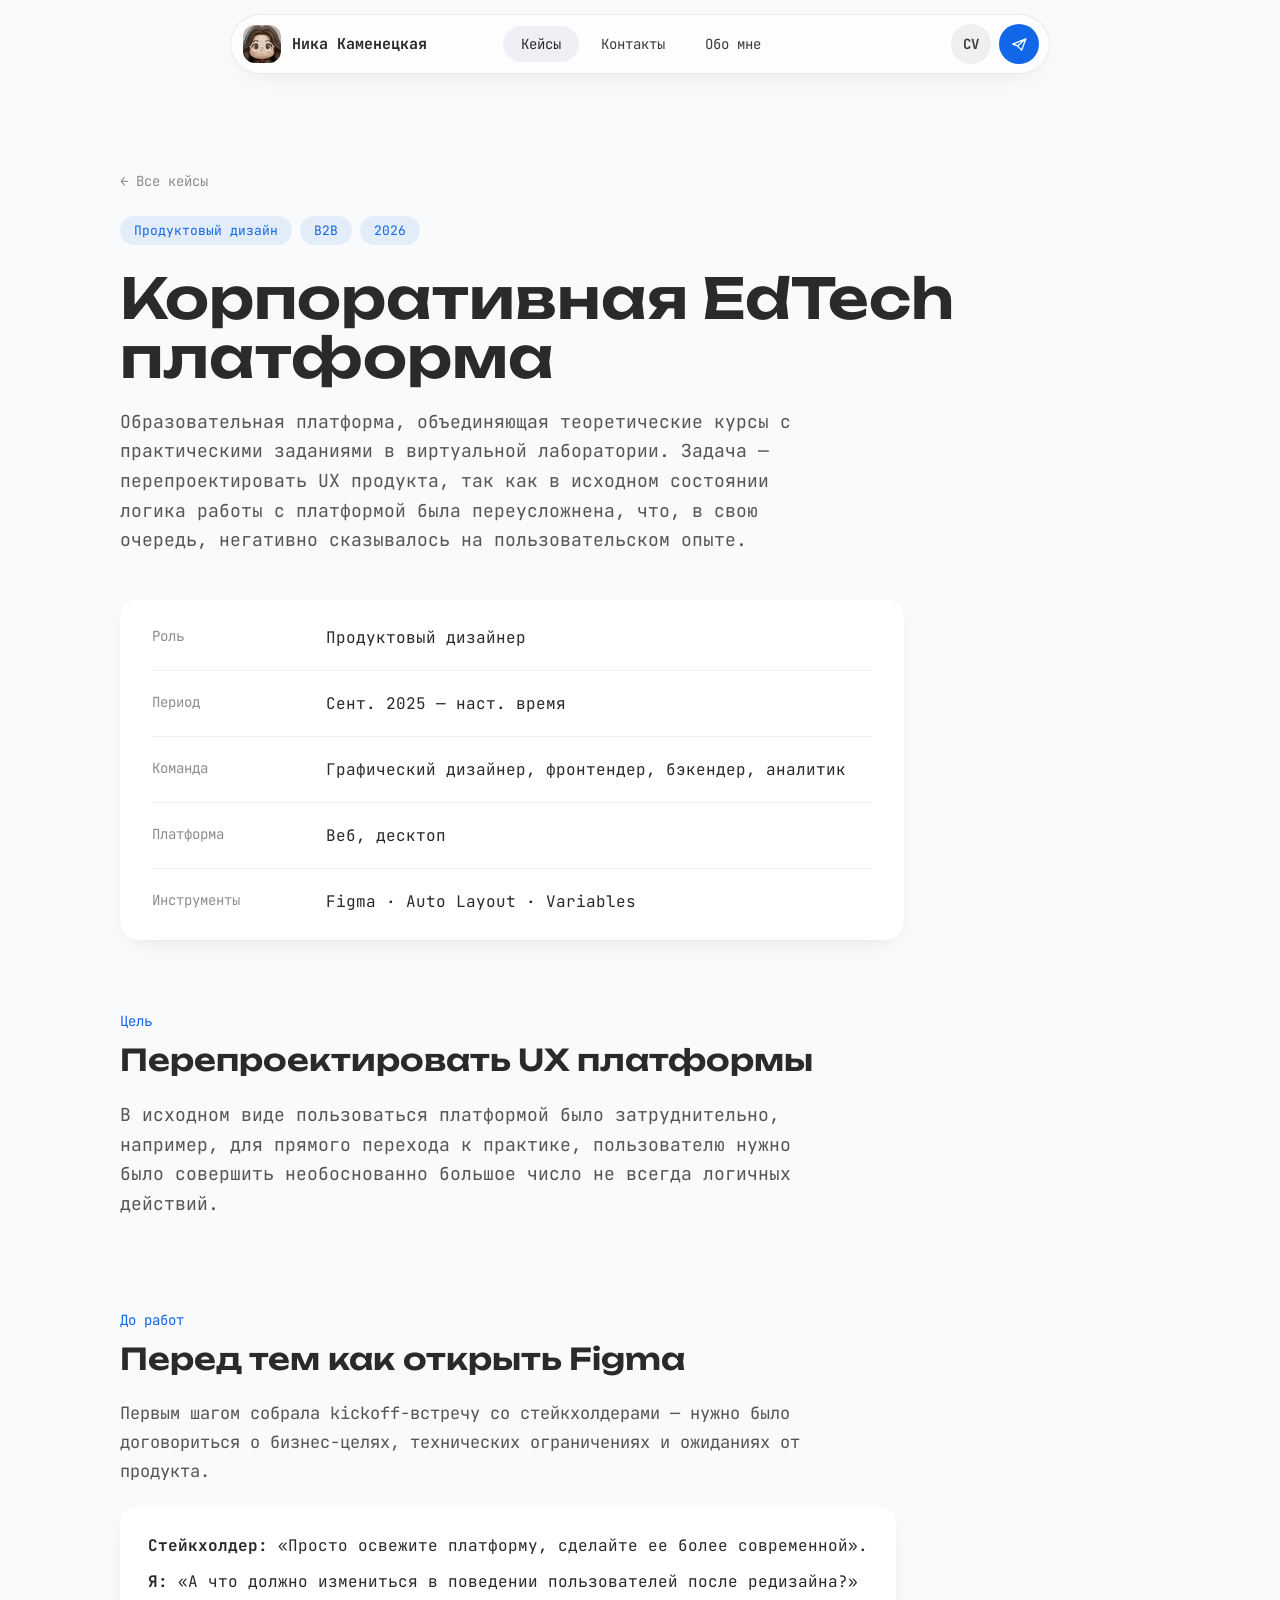
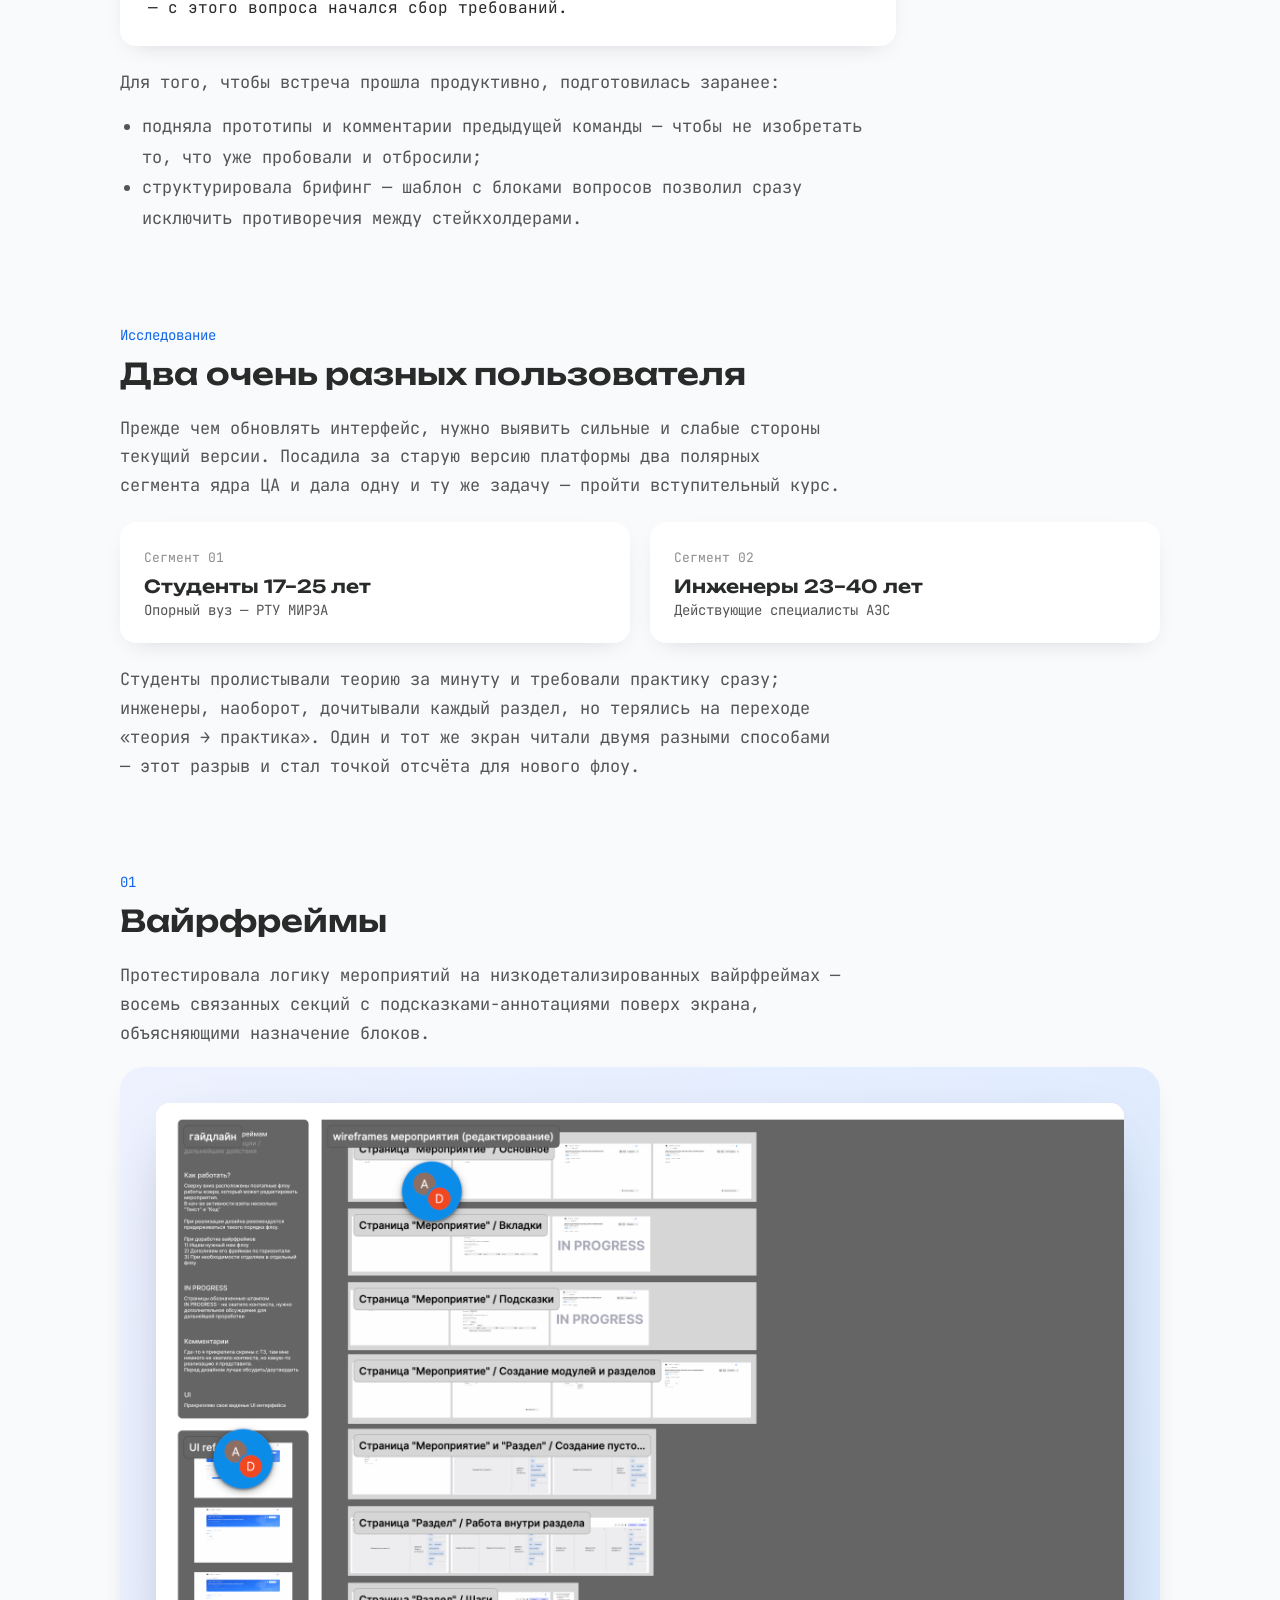
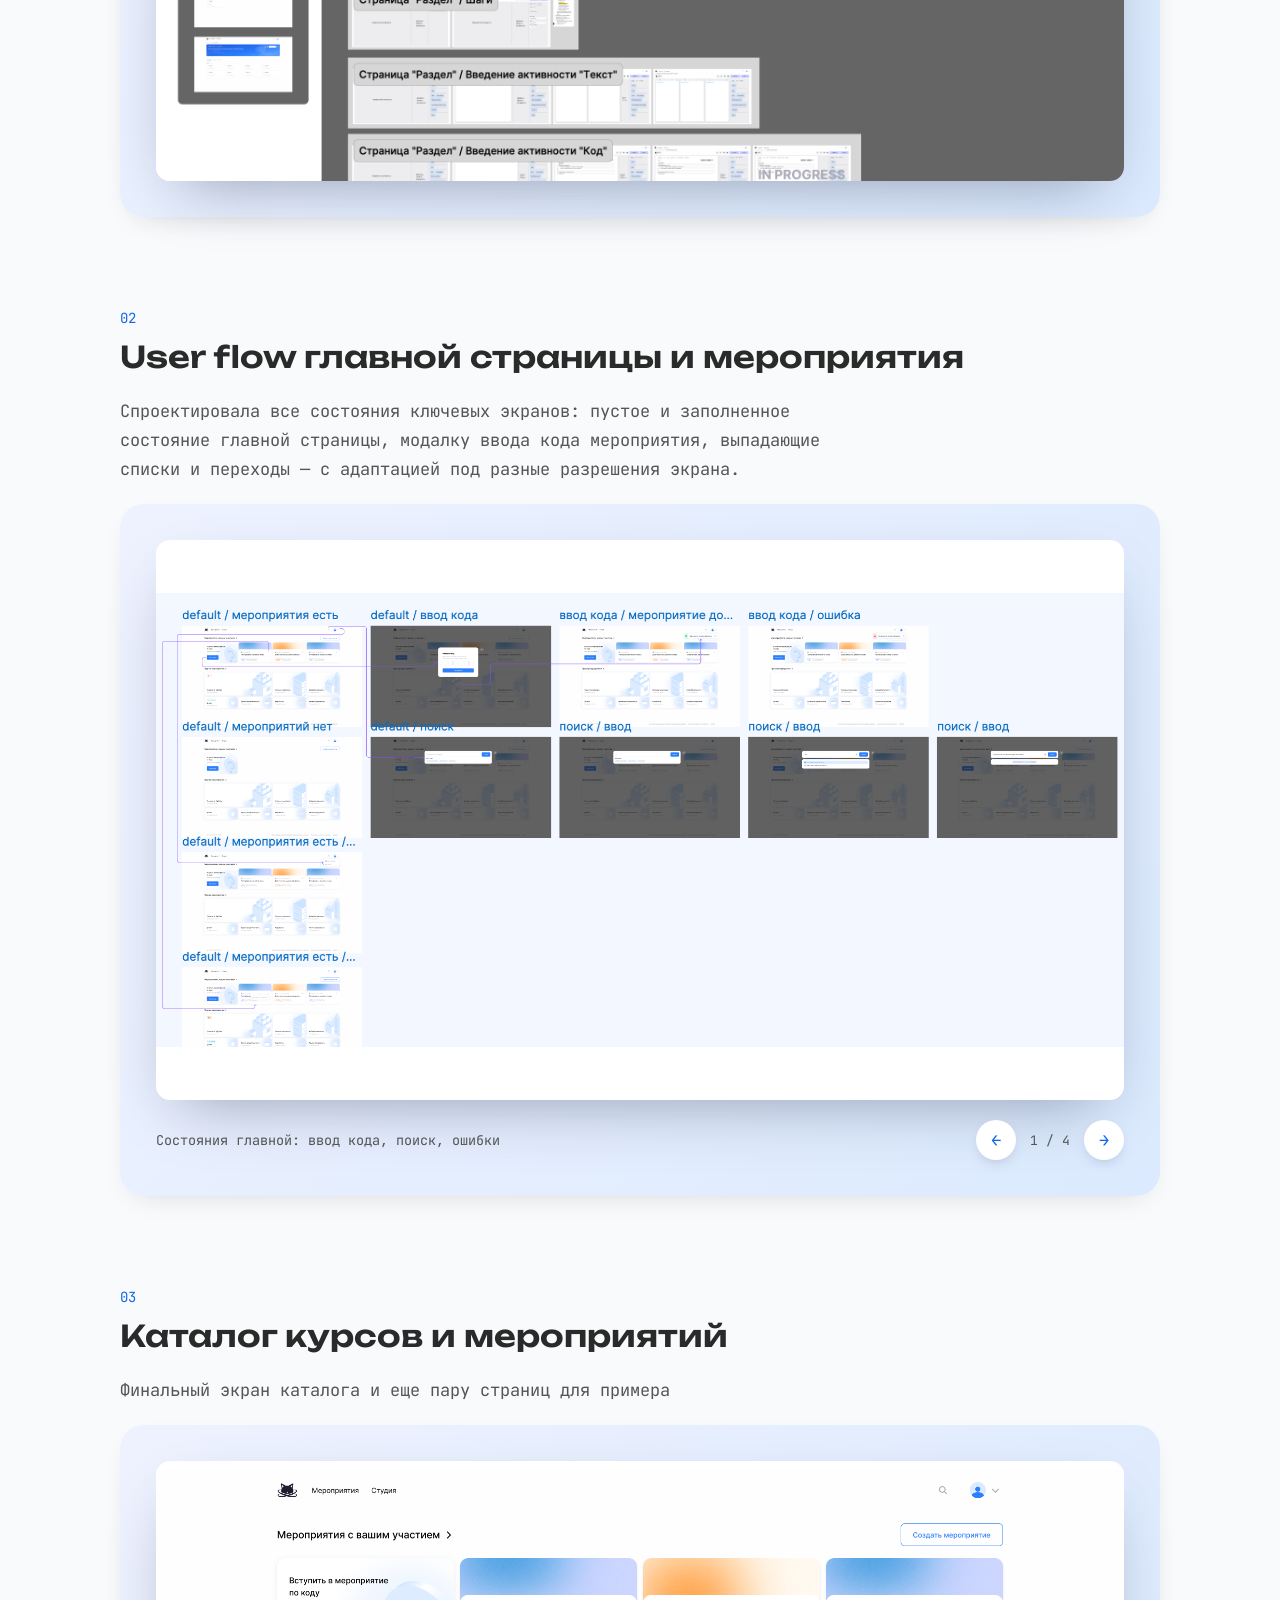
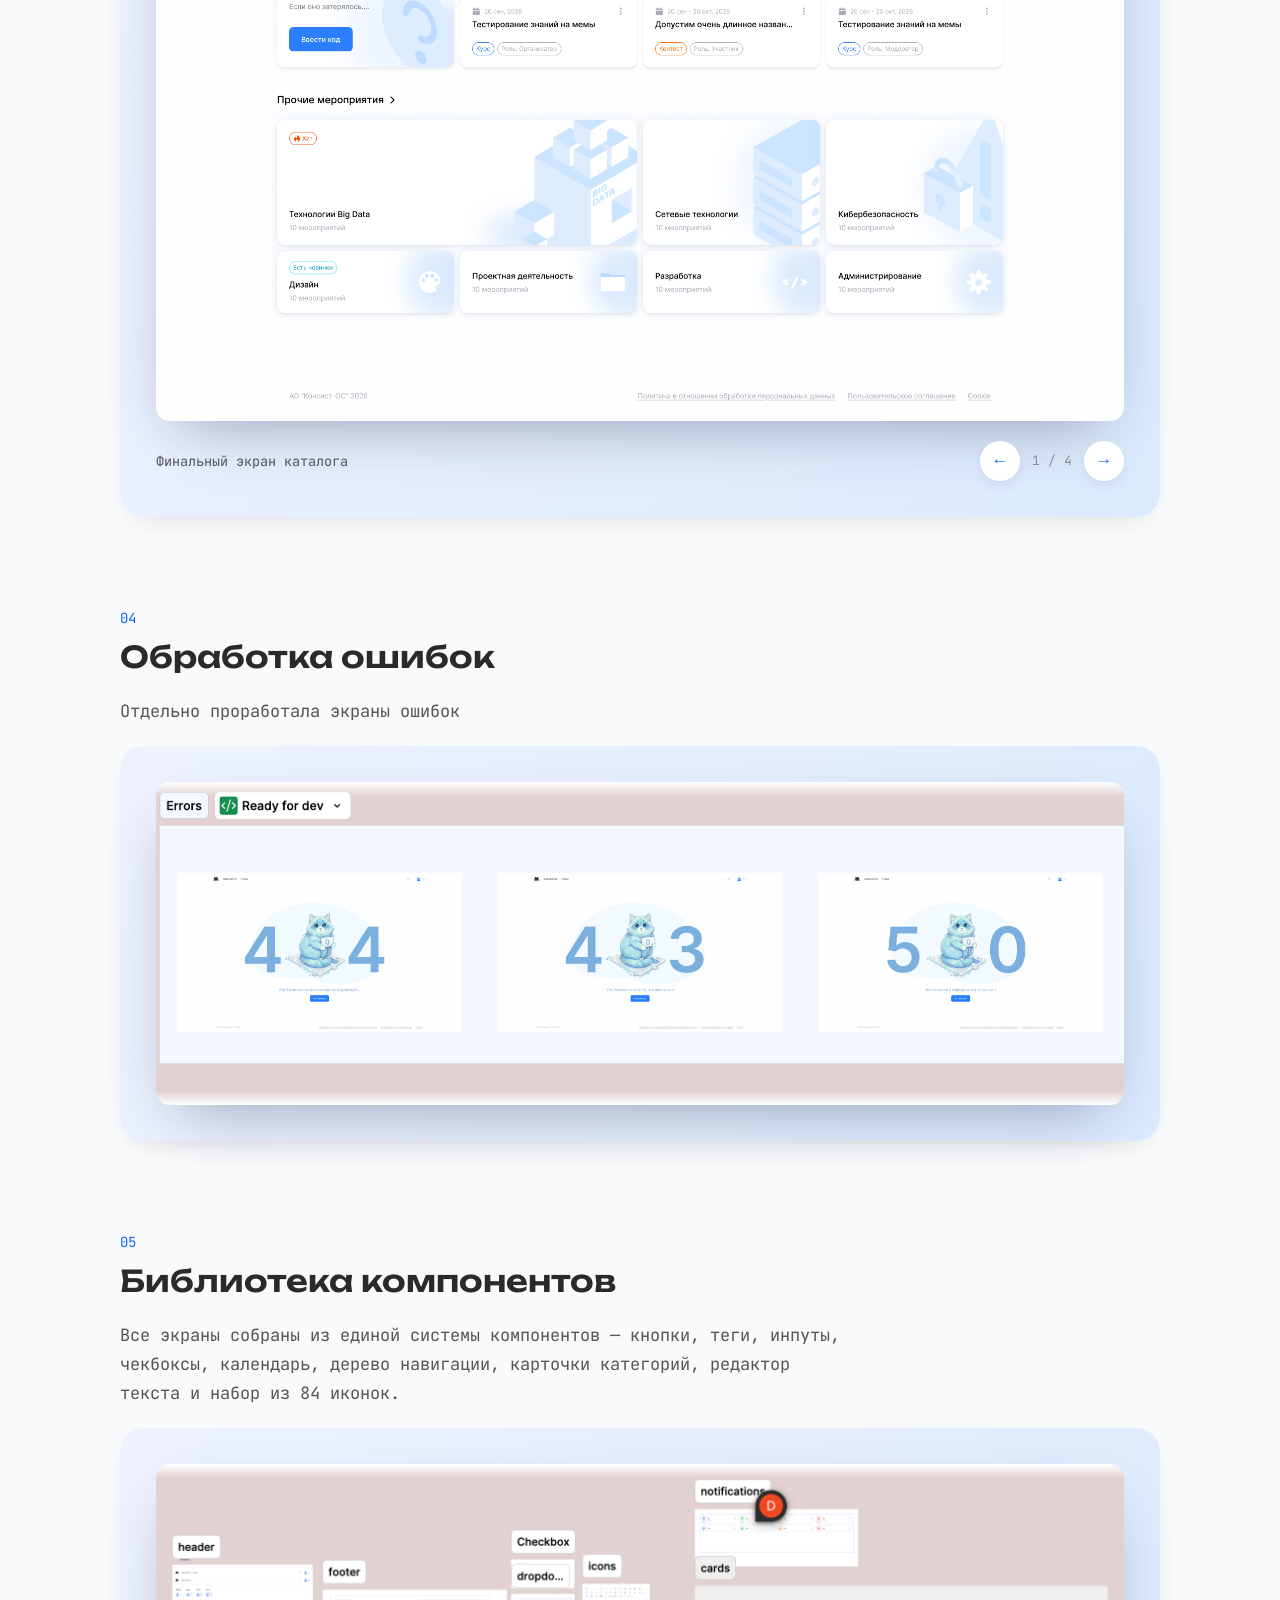
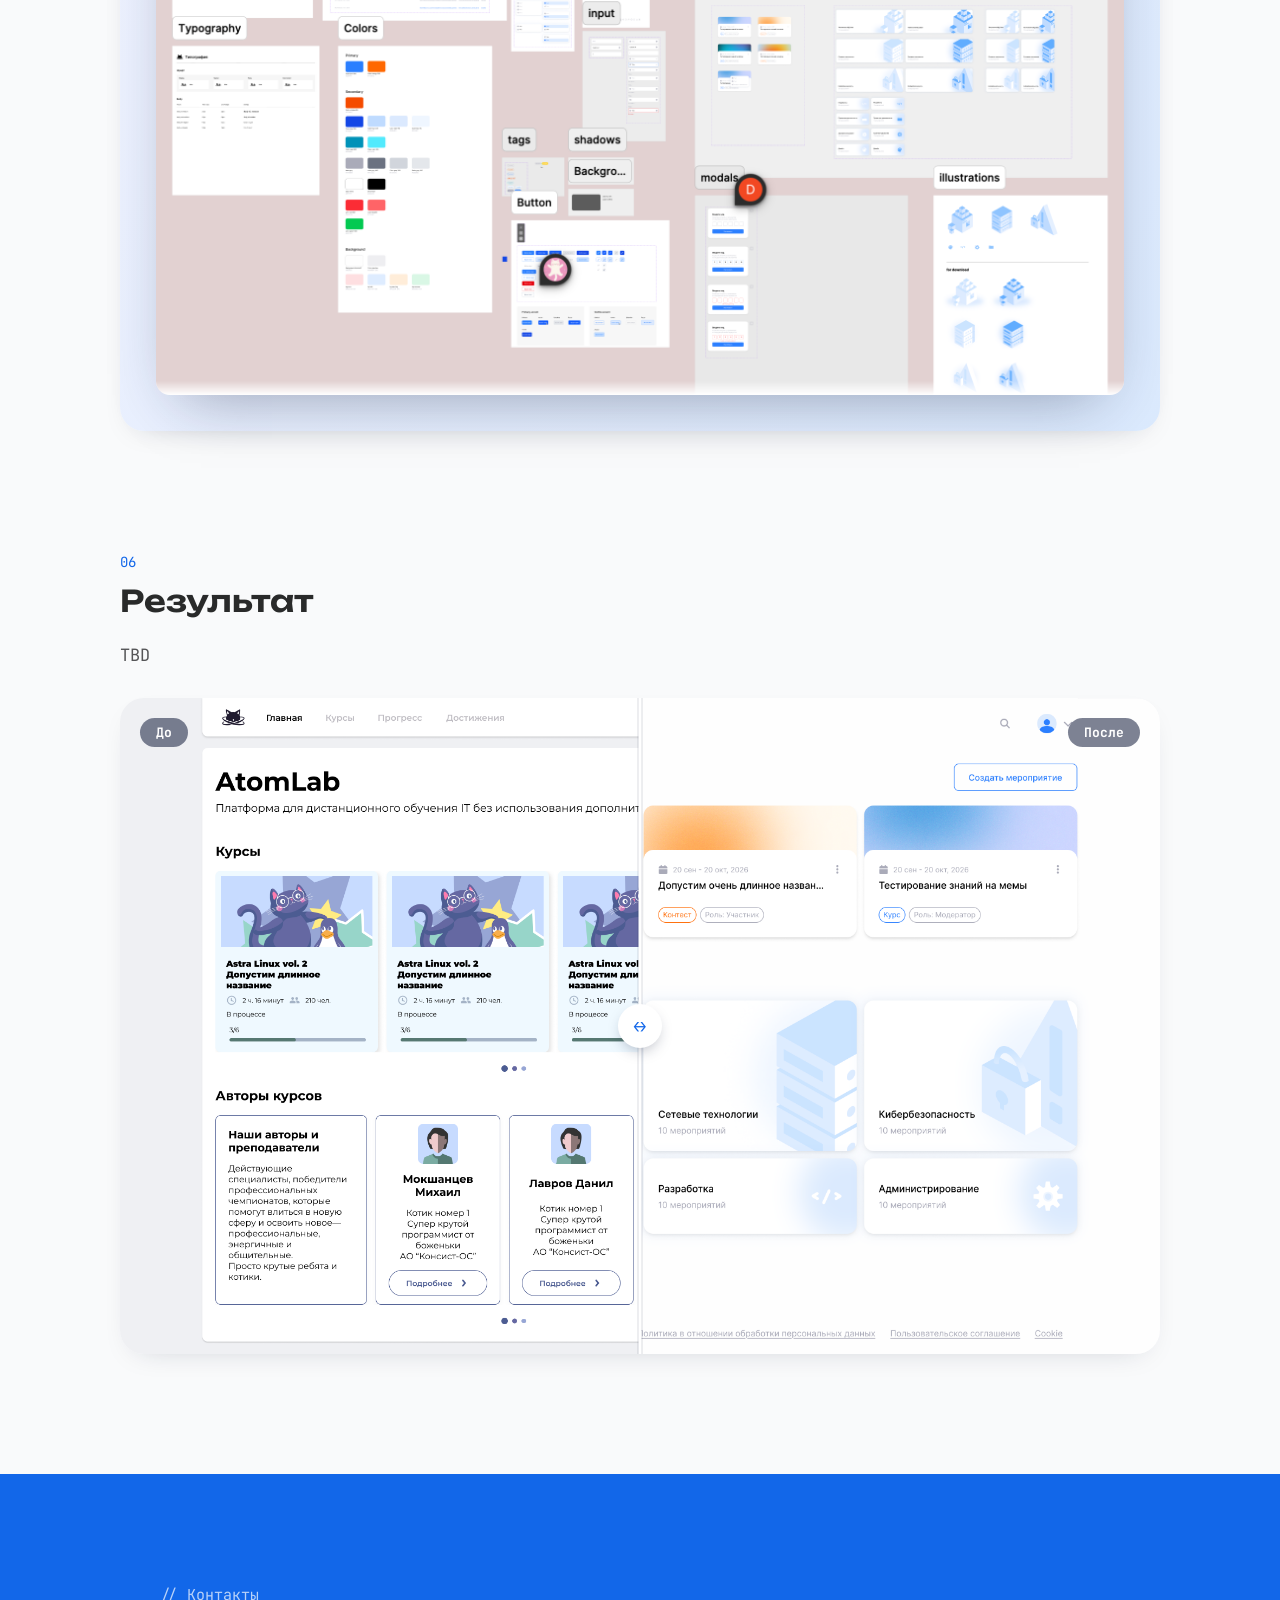
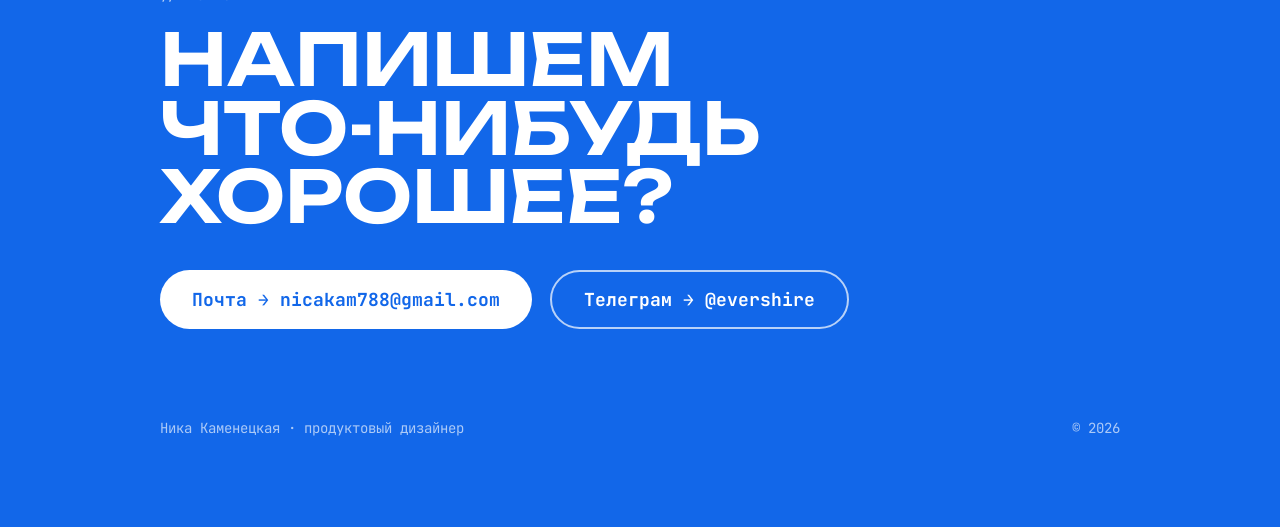
<file: case-1.html>
<!DOCTYPE html>
<html>
<head>
<meta charset="utf-8">
<meta name="viewport" content="width=device-width, initial-scale=1">
<link rel="icon" href="./uploads/nika-avatar.webp">

  <link rel="preconnect" href="https://fonts.googleapis.com">
  <link rel="preconnect" href="https://fonts.gstatic.com" crossorigin="">
  <link href="https://fonts.googleapis.com/css2?family=Unbounded:wght@500;600;700&amp;family=JetBrains+Mono:wght@400;500;700&amp;display=swap" rel="stylesheet">
  <style>
    html { scroll-behavior: smooth; }
    body { margin: 0; background: rgb(249,250,251); overflow-x: hidden; }
    a { color: rgb(18,103,233); text-decoration: none; }
    a:hover { color: rgb(29,78,216); }
    @keyframes heroin { from { opacity: 0; transform: translateY(24px); } to { opacity: 1; transform: none; } }
    .cat-sign { opacity: 0; transition: opacity 0.15s ease; pointer-events: none; }
    .cat-sign path { stroke-dasharray: 200; stroke-dashoffset: 200; }
    [data-cat]:hover .cat-sign { opacity: 1; }
    [data-cat]:hover .cat-sign path { stroke-dashoffset: 0; transition: stroke-dashoffset 0.7s ease 0.05s; }
    .contact-menu { opacity: 0; transform: translateY(-8px); pointer-events: none; transition: opacity 0.18s ease, transform 0.18s ease; z-index: 30; }
    .contact-dd:hover .contact-menu { opacity: 1; transform: none; pointer-events: auto; }
    [data-header] { transition: background 0.35s ease, border-color 0.35s ease, box-shadow 0.35s ease, -webkit-backdrop-filter 0.35s ease, backdrop-filter 0.35s ease; }
    [data-header].scrolled { background: rgba(255,255,255,0.62) !important; border-color: rgba(229,231,235,0.9) !important; box-shadow: 0 10px 28px -14px rgba(0,0,0,0.1) !important; backdrop-filter: blur(24px) !important; -webkit-backdrop-filter: blur(24px) !important; }
    .zoom-cell { overflow: hidden; }
    .zoom-cell .zoom-img { transition: transform 0.35s cubic-bezier(0.23,1,0.32,1); }
    @media (hover: hover) and (pointer: fine) {
      .zoom-cell:hover .zoom-img { transform: scale(1.6); }
    }
    @media (prefers-reduced-motion: reduce) {
      .zoom-cell .zoom-img { transition-duration: 0.01ms !important; }
    }

    /* ───────── mobile ───────── */
    @media (max-width: 860px) {
      .section-pad { padding-left: 24px !important; padding-right: 24px !important; }
      [data-header] { width: calc(100vw - 24px) !important; padding: 0 8px 0 8px !important; }
      .header-nav { display: flex !important; }
      .header-nav a:not(.nav-about) { display: none !important; }
      .nav-about { padding: 9px 14px !important; font-size: 13px !important; }
      .header-name { display: none; }
      h1[style*="font-size:56px"] { font-size: 34px !important; }
      .meta-table { grid-template-columns: 1fr !important; gap: 4px !important; }
      .meta-table > div:first-child { width: auto !important; padding-bottom: 0 !important; }
      .two-col { grid-template-columns: 1fr !important; }
      .contact-footer-row { flex-direction: column !important; gap: 8px; align-items: flex-start !important; }
      h2[style*="font-size:72px"] { font-size: 12vw !important; }
    }
  </style>

<style>.hv1:hover{background:rgb(229,232,240)!important}.hv2:hover{background:rgb(238,240,245); color:rgb(41,42,42)!important}.hv3:hover{background:rgb(238,240,245); color:rgb(41,42,42)!important}.hv4:hover{background:rgb(229,232,240); color:rgb(41,42,42); transform:scale(1.08)!important}.hv5:hover{background:rgb(29,78,216); transform:scale(1.08)!important}.hv6:hover{background:rgb(238,240,245)!important}.hv7:hover{background:rgb(238,240,245)!important}.hv8:hover{background:rgb(18,103,233); color:#fff!important}.hv9:hover{background:rgb(18,103,233); color:#fff!important}.hv10:hover{transform:translateY(-3px)!important}.hv11:hover{background:rgba(255,255,255,0.12); color:#fff!important}</style>
</head>
<body>

<div style="min-height:100vh; background:rgb(249,250,251); font-family:'JetBrains Mono',monospace; color:rgb(60,60,60)">

  <!-- header -->
  <div data-header="1" style="position:fixed; left:50%; top:14px; transform:translateX(-50%); width:820px; max-width:calc(100vw - 32px); height:60px; border-radius:30px; background:rgba(255,255,255,0.62); border:1px solid rgba(229,231,235,0.9); box-shadow:0 10px 28px -14px rgba(0,0,0,0.1); backdrop-filter:blur(24px); -webkit-backdrop-filter:blur(24px); display:grid; grid-template-columns:1fr auto 1fr; padding:0 10px 0 12px; align-items:center; box-sizing:border-box; z-index:100">
    <a href="index.html" data-cat="1" style="display:flex; flex-direction:row; gap:11px; align-items:center; justify-self:start; color:rgb(41,42,42)">
      <div style="position:relative; width:38px; height:38px; border-radius:12px; flex-shrink:0">
        <div style="width:38px; height:38px; border-radius:12px; overflow:hidden">
          <img src="./uploads/nika-avatar.webp" alt="Ника Каменецкая" style="width:100%; height:100%; object-fit:cover; display:block">
        </div>
        <svg class="cat-sign" viewBox="0 0 70 70" style="position:absolute; left:-9px; top:-13px; width:62px; height:62px" fill="none" stroke="rgb(18,103,233)" stroke-width="2.5" stroke-linecap="round" stroke-linejoin="round">
          <path pathLength="200" d="M 14 22 C 13.5 17 14 10 16 5.5 C 19.5 8 22.5 11 24 14.5 M 38 14.5 C 39.5 11 42.5 8 46 5.5 C 48 10 48.5 17 48 22 M 53 43 C 60 44.5 66 41 65.5 35.5 C 65 31 60 30 58 33 C 56.5 35.5 59 38.5 62.5 38"></path>
        </svg>
      </div>
      <span class="header-name" style="font-family:'JetBrains Mono',monospace; font-weight:700; font-size:15px; white-space:nowrap">Ника Каменецкая</span>
    </a>
    <div class="header-nav" style="display:flex; flex-direction:row; gap:4px; align-items:center; font-size:14px">
      <a href="index.html#cases" style="color:rgb(41,42,42); background:rgb(238,240,245); border-radius:999px; padding:9px 18px; white-space:nowrap" class="hv1">Кейсы</a>
      <a href="index.html#contact" style="color:rgb(60,60,60); border-radius:999px; padding:9px 18px; white-space:nowrap" class="hv2">Контакты</a>
      <a href="about.html" class="nav-about hv3" style="color:rgb(60,60,60); border-radius:999px; padding:9px 18px; white-space:nowrap">Обо мне</a>
    </div>
    <div style="justify-self:end; display:flex; flex-direction:row; gap:8px; align-items:center">
      <a href="./assets/resume.pdf" download="Nika-Kamenetskaya-CV.pdf" title="скачать резюме" style="display:flex; align-items:center; justify-content:center; width:40px; height:40px; border-radius:50%; background:rgba(60,60,60,0.07); color:rgb(60,60,60); font-size:14px; font-weight:700; transition:transform 0.2s ease" class="hv4">CV</a>
      <div class="contact-dd" style="position:relative">
        <a href="https://t.me/evershire" title="написать в телеграм" style="display:flex; align-items:center; justify-content:center; width:40px; height:40px; border-radius:50%; background:rgb(18,103,233); transition:transform 0.2s ease" class="hv5">
          <svg viewBox="0 0 24 24" style="width:17px; height:17px" fill="none"><path d="M21 4 L2.5 11.5 L9 14 M21 4 L15 20 L9 14 M21 4 L9 14" stroke="#fff" stroke-width="1.8" stroke-linejoin="round" stroke-linecap="round"></path></svg>
        </a>
        <div class="contact-menu" style="position:absolute; top:40px; right:0; padding-top:10px; box-sizing:border-box">
          <div style="display:flex; flex-direction:column; gap:2px; background:#fff; border-radius:16px; padding:6px; box-shadow:0 16px 40px -12px rgba(20,30,60,0.25); box-sizing:border-box; min-width:200px">
            <a href="https://t.me/evershire" style="display:flex; align-items:center; gap:10px; padding:10px 12px; border-radius:11px; font-size:14px; color:rgb(41,42,42); white-space:nowrap" class="hv6">
              <svg viewBox="0 0 24 24" style="width:17px; height:17px; flex-shrink:0" fill="none"><path d="M21 4 L2.5 11.5 L9 14 M21 4 L15 20 L9 14 M21 4 L9 14" stroke="rgb(18,103,233)" stroke-width="1.8" stroke-linejoin="round" stroke-linecap="round"></path></svg>
              Телеграм → @evershire
            </a>
            <a href="mailto:nicakam788@gmail.com" data-copy-email="1" style="display:flex; align-items:center; gap:10px; padding:10px 12px; border-radius:11px; font-size:14px; color:rgb(41,42,42); white-space:nowrap; cursor:pointer" class="hv7">
              <svg viewBox="0 0 24 24" style="width:17px; height:17px; flex-shrink:0" fill="none"><rect x="2.5" y="4.5" width="19" height="15" rx="2.5" stroke="rgb(18,103,233)" stroke-width="1.8"></rect><path d="M 3.5 6 L 12 13 L 20.5 6" stroke="rgb(18,103,233)" stroke-width="1.8" stroke-linejoin="round" stroke-linecap="round"></path></svg>
              <span class="email-label">Почта → nicakam788@gmail.com</span>
            </a>
          </div>
        </div>
      </div>
    </div>
  </div>

  <!-- хиро кейса -->
  <div style="max-width:1120px; margin:0 auto; padding:170px 40px 70px; box-sizing:border-box; animation:heroin 0.9s ease-out both">
    <a href="index.html#cases" style="display:inline-flex; align-items:center; gap:8px; font-size:14px; color:rgb(141,141,144); margin-bottom:26px">← Все кейсы</a>
    <div style="display:flex; flex-direction:row; gap:8px; flex-wrap:wrap; margin-bottom:24px">
      <span style="font-size:13px; color:rgb(18,103,233); background:rgba(18,103,233,0.09); border-radius:999px; padding:6px 14px">Продуктовый дизайн</span>
      <span style="font-size:13px; color:rgb(18,103,233); background:rgba(18,103,233,0.09); border-radius:999px; padding:6px 14px">B2B</span>
      <span style="font-size:13px; color:rgb(18,103,233); background:rgba(18,103,233,0.09); border-radius:999px; padding:6px 14px">2026</span>
    </div>
    <h1 style="margin:0 0 20px; font-family:Unbounded,sans-serif; font-weight:600; font-size:56px; line-height:1.05; color:rgb(41,42,42)">Корпоративная EdTech платформа</h1>
    <p style="margin:0 0 44px; font-size:18px; line-height:1.65; color:rgb(85,85,87); max-width:720px">Образовательная платформа, объединяющая теоретические курсы с практическими заданиями в виртуальной лаборатории. Задача — перепроектировать UX продукта, так как в исходном состоянии логика работы с платформой была переусложнена, что, в свою очередь, негативно сказывалось на пользовательском опыте.</p>

    <div style="border-radius:20px; background:#fff; box-shadow:0 8px 24px -14px rgba(20,30,60,0.2); padding:6px 32px; max-width:720px">
      <div class="meta-table" style="display:grid; grid-template-columns:150px 1fr; gap:24px; padding:22px 0; border-bottom:1px solid rgb(238,240,245)">
        <span style="font-size:14px; color:rgb(141,141,144)">Роль</span>
        <span style="font-size:16px; color:rgb(41,42,42)">Продуктовый дизайнер</span>
      </div>
      <div class="meta-table" style="display:grid; grid-template-columns:150px 1fr; gap:24px; padding:22px 0; border-bottom:1px solid rgb(238,240,245)">
        <span style="font-size:14px; color:rgb(141,141,144)">Период</span>
        <span style="font-size:16px; color:rgb(41,42,42)">Сент. 2025 — наст. время</span>
      </div>
      <div class="meta-table" style="display:grid; grid-template-columns:150px 1fr; gap:24px; padding:22px 0; border-bottom:1px solid rgb(238,240,245)">
        <span style="font-size:14px; color:rgb(141,141,144)">Команда</span>
        <span style="font-size:16px; color:rgb(41,42,42)">Графический дизайнер, фронтендер, бэкендер, аналитик</span>
      </div>
      <div class="meta-table" style="display:grid; grid-template-columns:150px 1fr; gap:24px; padding:22px 0; border-bottom:1px solid rgb(238,240,245)">
        <span style="font-size:14px; color:rgb(141,141,144)">Платформа</span>
        <span style="font-size:16px; color:rgb(41,42,42)">Веб, десктоп</span>
      </div>
      <div class="meta-table" style="display:grid; grid-template-columns:150px 1fr; gap:24px; padding:22px 0">
        <span style="font-size:14px; color:rgb(141,141,144)">Инструменты</span>
        <span style="font-size:16px; color:rgb(41,42,42)">Figma · Auto Layout · Variables</span>
      </div>
    </div>
  </div>

  <!-- цель -->
  <div style="max-width:1120px; margin:0 auto; padding:0 40px 90px; box-sizing:border-box">
    <span style="font-size:14px; color:rgb(18,103,233)">Цель</span>
    <h2 style="margin:10px 0 22px; font-family:Unbounded,sans-serif; font-weight:600; font-size:30px; color:rgb(41,42,42)">Перепроектировать UX платформы</h2><p style="margin:0; font-size:18px; line-height:1.65; color:rgb(85,85,87); max-width:720px">В исходном виде пользоваться платформой было затруднительно, например, для прямого перехода к практике, пользователю нужно было совершить необоснованно большое число не всегда логичных действий.</p>
  </div>

  <!-- до работ -->
  <div style="max-width:1120px; margin:0 auto; padding:0 40px 90px; box-sizing:border-box">
    <span style="font-size:14px; color:rgb(18,103,233)">До работ</span>
    <h2 style="margin:10px 0 22px; font-family:Unbounded,sans-serif; font-weight:600; font-size:30px; color:rgb(41,42,42)">Перед тем как открыть Figma</h2>
    <p style="margin:0 0 22px; font-size:17px; line-height:1.7; color:rgb(85,85,87); max-width:720px">Первым шагом cобрала kickoff-встречу со стейкхолдерами — нужно было договориться о бизнес-целях, технических ограничениях и ожиданиях от продукта.</p>
    <div style="border-radius:16px; background:#fff; box-shadow:0 8px 24px -14px rgba(20,30,60,0.25); padding:26px 28px; margin-bottom:22px; max-width:720px">
      <p style="margin:0 0 10px; font-size:16px; line-height:1.6; color:rgb(41,42,42)"><b>Стейкхолдер:</b> «Просто освежите платформу, сделайте ее более современной».</p>
      <p style="margin:0; font-size:16px; line-height:1.6; color:rgb(41,42,42)"><b>Я:</b> «А что должно измениться в поведении пользователей после редизайна?» — с этого вопроса начался сбор требований.</p>
    </div>
    <p style="margin:0 0 14px; font-size:17px; line-height:1.7; color:rgb(85,85,87); max-width:720px">Для того, чтобы встреча прошла продуктивно, подготовилась заранее:</p>
    <ul style="margin:0; padding-left:22px; font-size:17px; line-height:1.8; color:rgb(85,85,87); max-width:720px">
      <li>подняла прототипы и комментарии предыдущей команды — чтобы не изобретать то, что уже пробовали и отбросили;</li>
      <li>структурировала брифинг — шаблон с блоками вопросов позволил сразу исключить противоречия между стейкхолдерами.</li>
    </ul>
  </div>

  <!-- исследование -->
  <div style="max-width:1120px; margin:0 auto; padding:0 40px 90px; box-sizing:border-box">
    <span style="font-size:14px; color:rgb(18,103,233)">Исследование</span>
    <h2 style="margin:10px 0 22px; font-family:Unbounded,sans-serif; font-weight:600; font-size:30px; color:rgb(41,42,42)">Два очень разных пользователя</h2>
    
    <p style="margin:0 0 22px; font-size:17px; line-height:1.7; color:rgb(85,85,87); max-width:720px">Прежде чем обновлять интерфейс, нужно выявить сильные и слабые стороны текущий версии. Посадила за старую версию платформы два полярных сегмента ядра ЦА и дала одну и ту же задачу — пройти вступительный курс.</p><div class="two-col" style="display:grid; grid-template-columns:1fr 1fr; gap:20px; margin-bottom:22px">
      <div style="border-radius:16px; background:#fff; box-shadow:0 8px 24px -14px rgba(20,30,60,0.25); padding:24px">
        <span style="font-size:13px; color:rgb(141,141,144)">Сегмент 01</span>
        <p style="margin:8px 0 0; font-family:Unbounded,sans-serif; font-weight:600; font-size:18px; color:rgb(41,42,42)">Студенты 17–25 лет</p>
        <p style="margin:4px 0 0; font-size:14px; color:rgb(85,85,87)">Опорный вуз — РТУ МИРЭА</p>
      </div>
      <div style="border-radius:16px; background:#fff; box-shadow:0 8px 24px -14px rgba(20,30,60,0.25); padding:24px">
        <span style="font-size:13px; color:rgb(141,141,144)">Сегмент 02</span>
        <p style="margin:8px 0 0; font-family:Unbounded,sans-serif; font-weight:600; font-size:18px; color:rgb(41,42,42)">Инженеры 23–40 лет</p>
        <p style="margin:4px 0 0; font-size:14px; color:rgb(85,85,87)">Действующие специалисты АЭС</p>
      </div>
    </div>
    <p style="margin:0; font-size:17px; line-height:1.7; color:rgb(85,85,87); max-width:720px">Студенты пролистывали теорию за минуту и требовали практику сразу; инженеры, наоборот, дочитывали каждый раздел, но терялись на переходе «теория → практика». Один и тот же экран читали двумя разными способами — этот разрыв и стал точкой отсчёта для нового флоу.</p>
  </div>

  <!-- вайрфреймы -->
  <div style="max-width:1120px; margin:0 auto; padding:0 40px 90px; box-sizing:border-box">
    <span style="font-size:14px; color:rgb(18,103,233)">01</span>
    <h2 style="margin:10px 0 22px; font-family:Unbounded,sans-serif; font-weight:600; font-size:30px; color:rgb(41,42,42)">Вайрфреймы</h2>
    <p style="margin:0 0 20px; font-size:17px; line-height:1.7; color:rgb(85,85,87); max-width:720px">Протестировала логику мероприятий на низкодетализированных вайрфреймах — восемь связанных секций с подсказками-аннотациями поверх экрана, объясняющими назначение блоков.</p>
    <div style="border-radius:24px; background:linear-gradient(119deg, rgb(238,242,255) 0%, rgb(219,234,254) 100%); box-shadow:0 10px 30px -18px rgba(20,30,60,0.25); padding:36px">
      <div style="border-radius:14px; overflow:hidden; background:#fff; box-shadow:0 24px 60px -24px rgba(20,30,60,0.4)">
        <img src="./assets/case1-wireframes.png" alt="Вайрфреймы страницы мероприятия и раздела с аннотациями" style="width:100%; display:block">
      </div>
    </div>
  </div>

  <!-- user flow -->
  <div style="max-width:1120px; margin:0 auto; padding:0 40px 90px; box-sizing:border-box">
    <span style="font-size:14px; color:rgb(18,103,233)">02</span>
    <h2 style="margin:10px 0 22px; font-family:Unbounded,sans-serif; font-weight:600; font-size:30px; color:rgb(41,42,42)">User flow главной страницы и мероприятия</h2>
    <p style="margin:0 0 20px; font-size:17px; line-height:1.7; color:rgb(85,85,87); max-width:720px">Спроектировала все состояния ключевых экранов: пустое и заполненное состояние главной страницы, модалку ввода кода мероприятия, выпадающие списки и переходы — с адаптацией под разные разрешения экрана.</p>
    <div style="border-radius:24px; background:linear-gradient(119deg, rgb(238,242,255) 0%, rgb(219,234,254) 100%); box-shadow:0 10px 30px -18px rgba(20,30,60,0.25); padding:36px">
      <div style="border-radius:14px; overflow:hidden; background:#fff; box-shadow:0 24px 60px -24px rgba(20,30,60,0.4); height:560px; display:flex; align-items:center; justify-content:center">
        <img id="flow-carousel-img" src="./assets/case1-userflow.png" alt="Скриншоты user flow и адаптива" style="width:100%; height:100%; object-fit:contain; display:block; mask-image:linear-gradient(to bottom, transparent 0, black 14px, black calc(100% - 14px), transparent 100%); -webkit-mask-image:linear-gradient(to bottom, transparent 0, black 14px, black calc(100% - 14px), transparent 100%)">
      </div>
      <div style="display:flex; flex-direction:row; justify-content:space-between; align-items:center; gap:20px; margin-top:20px">
        <span id="flow-caption" style="font-size:13.5px; color:rgb(85,85,87)"></span>
        <div style="display:flex; flex-direction:row; gap:12px; align-items:center; flex-shrink:0">
          <button id="flow-prev" style="width:40px; height:40px; border-radius:50%; border:none; background:#fff; color:rgb(18,103,233); font-size:17px; cursor:pointer; box-shadow:0 6px 16px -8px rgba(20,30,60,0.35); font-family:'JetBrains Mono',monospace" class="hv8">←</button>
          <span id="flow-pos" style="font-size:13px; color:rgb(85,85,87); min-width:44px; text-align:center"></span>
          <button id="flow-next" style="width:40px; height:40px; border-radius:50%; border:none; background:#fff; color:rgb(18,103,233); font-size:17px; cursor:pointer; box-shadow:0 6px 16px -8px rgba(20,30,60,0.35); font-family:'JetBrains Mono',monospace" class="hv9">→</button>
        </div>
      </div>
    </div>
  </div>

  <!-- каталог -->
  <div style="max-width:1120px; margin:0 auto; padding:0 40px 90px; box-sizing:border-box">
    <span style="font-size:14px; color:rgb(18,103,233)">03</span>
    <h2 style="margin:10px 0 22px; font-family:Unbounded,sans-serif; font-weight:600; font-size:30px; color:rgb(41,42,42)">Каталог курсов и мероприятий</h2>
    
    <p style="margin:0 0 20px; font-size:17px; line-height:1.7; color:rgb(85,85,87); max-width:720px">Финальный экран каталога и еще пару страниц для примера</p>
    <div style="border-radius:24px; background:linear-gradient(119deg, rgb(238,242,255) 0%, rgb(219,234,254) 100%); box-shadow:0 10px 30px -18px rgba(20,30,60,0.25); padding:36px">
      <div style="border-radius:14px; overflow:hidden; background:#fff; box-shadow:0 24px 60px -24px rgba(20,30,60,0.4); height:560px; display:flex; align-items:center; justify-content:center">
        <img id="catalog-carousel-img" src="./assets/case1-search-input.png" alt="Поиск и каталог мероприятий" style="width:100%; height:100%; object-fit:contain; display:block; mask-image:linear-gradient(to bottom, transparent 0, black 14px, black calc(100% - 14px), transparent 100%); -webkit-mask-image:linear-gradient(to bottom, transparent 0, black 14px, black calc(100% - 14px), transparent 100%)">
      </div>
      <div style="display:flex; flex-direction:row; justify-content:space-between; align-items:center; gap:20px; margin-top:20px">
        <span id="catalog-caption" style="font-size:13.5px; color:rgb(85,85,87)"></span>
        <div style="display:flex; flex-direction:row; gap:12px; align-items:center; flex-shrink:0">
          <button id="catalog-prev" style="width:40px; height:40px; border-radius:50%; border:none; background:#fff; color:rgb(18,103,233); font-size:17px; cursor:pointer; box-shadow:0 6px 16px -8px rgba(20,30,60,0.25)">←</button>
          <span id="catalog-pos" style="font-size:13px; color:rgb(141,141,144); min-width:40px; text-align:center"></span>
          <button id="catalog-next" style="width:40px; height:40px; border-radius:50%; border:none; background:#fff; color:rgb(18,103,233); font-size:17px; cursor:pointer; box-shadow:0 6px 16px -8px rgba(20,30,60,0.25)">→</button>
        </div>
      </div>
    </div>
  </div>

  <!-- ошибки -->
  <div style="max-width:1120px; margin:0 auto; padding:0 40px 90px; box-sizing:border-box">
    <span style="font-size:14px; color:rgb(18,103,233)">04</span>
    <h2 style="margin:10px 0 22px; font-family:Unbounded,sans-serif; font-weight:600; font-size:30px; color:rgb(41,42,42)">Обработка ошибок</h2>
    <p style="margin:0 0 20px; font-size:17px; line-height:1.7; color:rgb(85,85,87); max-width:720px">Отдельно проработала экраны ошибок</p>
    <div style="border-radius:24px; background:linear-gradient(119deg, rgb(238,242,255) 0%, rgb(219,234,254) 100%); box-shadow:0 10px 30px -18px rgba(20,30,60,0.25); padding:36px">
      <div style="border-radius:14px; overflow:hidden; background:#fff; box-shadow:0 24px 60px -24px rgba(20,30,60,0.4)">
        <img src="./assets/case1-errors.png" alt="Экраны ошибок 404, 403, 500" style="width:100%; display:block; mask-image:linear-gradient(to bottom, transparent 0, black 14px, black calc(100% - 14px), transparent 100%); -webkit-mask-image:linear-gradient(to bottom, transparent 0, black 14px, black calc(100% - 14px), transparent 100%)">
      </div>
    </div>
  </div>

  <!-- библиотека компонентов -->
  <div style="max-width:1120px; margin:0 auto; padding:0 40px 120px; box-sizing:border-box">
    <span style="font-size:14px; color:rgb(18,103,233)">05</span>
    <h2 style="margin:10px 0 22px; font-family:Unbounded,sans-serif; font-weight:600; font-size:30px; color:rgb(41,42,42)">Библиотека компонентов</h2>
    <p style="margin:0 0 20px; font-size:17px; line-height:1.7; color:rgb(85,85,87); max-width:720px">Все экраны собраны из единой системы компонентов — кнопки, теги, инпуты, чекбоксы, календарь, дерево навигации, карточки категорий, редактор текста и набор из 84 иконок.</p>
    <div style="border-radius:24px; background:linear-gradient(119deg, rgb(238,242,255) 0%, rgb(219,234,254) 100%); box-shadow:0 10px 30px -18px rgba(20,30,60,0.25); padding:36px">
      <div style="border-radius:14px; overflow:hidden; background:#fff; box-shadow:0 24px 60px -24px rgba(20,30,60,0.4)">
        <img src="./assets/case1-library.png" alt="Библиотека компонентов: header, footer, типографика, цвета, теги, инпуты, карточки, модалки, иллюстрации" style="width:100%; display:block; mask-image:linear-gradient(to bottom, transparent 0, black 14px, black calc(100% - 14px), transparent 100%); -webkit-mask-image:linear-gradient(to bottom, transparent 0, black 14px, black calc(100% - 14px), transparent 100%)">
      </div>
    </div>
  </div>

  <!-- результат -->
  <div style="max-width:1120px; margin:0 auto; padding:0 40px 120px; box-sizing:border-box">
    <span style="font-size:14px; color:rgb(18,103,233)">06</span>
    <h2 style="margin:10px 0 22px; font-family:Unbounded,sans-serif; font-weight:600; font-size:30px; color:rgb(41,42,42)">Результат</h2>
    <p style="margin:0 0 28px; font-size:17px; line-height:1.7; color:rgb(85,85,87); max-width:720px">TBD</p>

    <div id="ba-slider" style="position:relative; border-radius:24px; overflow:hidden; box-shadow:0 10px 30px -18px rgba(20,30,60,0.25); user-select:none; touch-action:none; cursor:ew-resize">
      <img src="./assets/case1-before.png" alt="До редизайна" style="width:100%; display:block; pointer-events:none">
      <div id="ba-clip" style="position:absolute; inset:0; clip-path:inset(0 0 0 50%); pointer-events:none">
        <img src="./assets/case1-after.png" alt="После редизайна" style="width:100%; height:100%; object-fit:cover; display:block">
      </div>
      <div style="position:absolute; top:20px; left:20px; font-size:13px; font-weight:700; color:#fff; background:rgba(20,30,60,0.55); border-radius:999px; padding:6px 16px; pointer-events:none">До</div>
      <div style="position:absolute; top:20px; right:20px; font-size:13px; font-weight:700; color:#fff; background:rgba(20,30,60,0.55); border-radius:999px; padding:6px 16px; pointer-events:none">После</div>
      <div id="ba-handle-wrap" style="position:absolute; top:0; bottom:0; left:50%; width:0; pointer-events:none">
        <div style="position:absolute; top:0; bottom:0; left:0; width:3px; background:#fff; box-shadow:0 0 0 1px rgba(20,30,60,0.15); transform:translateX(-1.5px)"></div>
        <div id="ba-handle" style="position:absolute; top:50%; left:0; width:44px; height:44px; border-radius:50%; background:#fff; box-shadow:0 6px 16px -6px rgba(20,30,60,0.4); transform:translate(-50%,-50%); display:flex; align-items:center; justify-content:center; font-size:16px; color:rgb(18,103,233); cursor:ew-resize; pointer-events:auto">↔</div>
      </div>
    </div>
  </div>

  <!-- контакты -->
  <div data-screen-label="контакты" class="section-pad" style="position:relative; padding:110px 160px 90px; background:rgb(18,103,233); overflow:hidden">
    <div style="max-width:1120px; margin:0 auto; position:relative">
      <span style="font-size:15px; color:rgba(255,255,255,0.7)">// Контакты</span>
      <h2 style="margin:20px 0 40px; font-family:Unbounded,sans-serif; font-weight:600; font-size:72px; line-height:0.95; color:#fff; max-width:900px">НАПИШЕМ <span style="white-space:nowrap">ЧТО-НИБУДЬ</span><br>ХОРОШЕЕ?</h2>
      <div style="display:flex; flex-direction:row; gap:18px; align-items:center; flex-wrap:wrap">
        <a href="mailto:nicakam788@gmail.com" target="_top" style="display:inline-flex; align-items:center; gap:12px; font-size:18px; font-weight:700; color:rgb(18,103,233); background:#fff; border-radius:999px; padding:18px 32px; transition:transform 0.2s ease" class="hv10">Почта → nicakam788@gmail.com</a>
        <a href="https://t.me/evershire" style="display:inline-flex; align-items:center; gap:12px; font-size:18px; font-weight:700; color:#fff; border:2px solid rgba(255,255,255,0.7); border-radius:999px; padding:16px 32px" class="hv11">Телеграм → @evershire</a>
      </div>
      <div class="contact-footer-row" style="display:flex; flex-direction:row; justify-content:space-between; margin-top:90px; font-size:14px; color:rgba(255,255,255,0.65)">
        <span>Ника Каменецкая · продуктовый дизайнер</span>
        <span>© 2026</span>
      </div>
    </div>
  </div>
</div>

  <script>
  (function () {
    function initCopyEmail() {
      document.querySelectorAll('[data-copy-email]').forEach(function (el) {
        var labelEl = el.querySelector('.email-label');
        if (!labelEl) return;
        var original = labelEl.textContent;
        el.addEventListener('click', function (e) {
          var text = 'nicakam788@gmail.com';
          var restore = function () { labelEl.textContent = original; };
          var mark = function () { labelEl.textContent = 'Скопировано ✓'; setTimeout(restore, 1600); };
          var fallback = function () {
            try {
              var ta = document.createElement('textarea');
              ta.value = text;
              ta.style.position = 'fixed';
              ta.style.opacity = '0';
              document.body.appendChild(ta);
              ta.focus();
              ta.select();
              var ok = document.execCommand('copy');
              document.body.removeChild(ta);
              if (ok) mark();
            } catch (err) {}
          };
          if (navigator.clipboard && navigator.clipboard.writeText) {
            navigator.clipboard.writeText(text).then(mark).catch(fallback);
          } else {
            fallback();
          }
        });
      });
    }
    if (document.readyState === 'loading') {
      document.addEventListener('DOMContentLoaded', initCopyEmail);
    } else {
      initCopyEmail();
    }
  })();
  </script>

  <script>
  (function () {
    function init() {
      // --- flow carousel ---
      var flowSlides = [
        { src: './assets/case1-userflow.png', cap: 'Состояния главной: ввод кода, поиск, ошибки' },
        { src: './assets/case1-flow-2.png', cap: 'Адаптив под 1440/1024/768' },
        { src: './assets/case1-flow-3.png', cap: 'Поведение карточек и категорий между брейкпоинтами' },
        { src: './assets/case1-flow-4.png', cap: 'Инструкция для разработчиков' }
      ];
      var flowIdx = 0;
      var flowImg = document.getElementById('flow-carousel-img');
      var flowCaption = document.getElementById('flow-caption');
      var flowPos = document.getElementById('flow-pos');
      function renderFlow() {
        if (!flowImg) return;
        flowImg.src = flowSlides[flowIdx].src;
        flowCaption.textContent = flowSlides[flowIdx].cap;
        flowPos.textContent = (flowIdx + 1) + ' / ' + flowSlides.length;
      }
      var flowPrev = document.getElementById('flow-prev');
      var flowNext = document.getElementById('flow-next');
      if (flowPrev) flowPrev.addEventListener('click', function () { flowIdx = (flowIdx - 1 + flowSlides.length) % flowSlides.length; renderFlow(); });
      if (flowNext) flowNext.addEventListener('click', function () { flowIdx = (flowIdx + 1) % flowSlides.length; renderFlow(); });
      renderFlow();

      // --- catalog carousel ---
      var catalogSlides = [
        { src: './assets/case1-catalog-final.png', cap: 'Финальный экран каталога' },
        { src: './assets/case1-search-input.png', cap: 'Поиск по каталогу: ввод запроса' },
        { src: './assets/case1-search-results.png', cap: 'Поиск по каталогу: подсказки и результаты' },
        { src: './assets/case1-code-entry.png', cap: 'Ввод кода мероприятия' }
      ];
      var catalogIdx = 0;
      var catalogImg = document.getElementById('catalog-carousel-img');
      var catalogCaption = document.getElementById('catalog-caption');
      var catalogPos = document.getElementById('catalog-pos');
      function renderCatalog() {
        if (!catalogImg) return;
        catalogImg.src = catalogSlides[catalogIdx].src;
        catalogCaption.textContent = catalogSlides[catalogIdx].cap;
        catalogPos.textContent = (catalogIdx + 1) + ' / ' + catalogSlides.length;
      }
      var catalogPrev = document.getElementById('catalog-prev');
      var catalogNext = document.getElementById('catalog-next');
      if (catalogPrev) catalogPrev.addEventListener('click', function () { catalogIdx = (catalogIdx - 1 + catalogSlides.length) % catalogSlides.length; renderCatalog(); });
      if (catalogNext) catalogNext.addEventListener('click', function () { catalogIdx = (catalogIdx + 1) % catalogSlides.length; renderCatalog(); });
      renderCatalog();

      // --- before/after slider ---
      var box = document.getElementById('ba-slider');
      var clip = document.getElementById('ba-clip');
      var handleWrap = document.getElementById('ba-handle-wrap');
      var handle = document.getElementById('ba-handle');
      if (box && clip && handleWrap && handle) {
        function setPct(pct) {
          pct = Math.max(0, Math.min(100, pct));
          clip.style.clipPath = 'inset(0 0 0 ' + pct + '%)';
          handleWrap.style.left = pct + '%';
        }
        function dragStart(e) {
          e.preventDefault();
          function move(ev) {
            var p = ev.touches ? ev.touches[0] : ev;
            var r = box.getBoundingClientRect();
            var pct = ((p.clientX - r.left) / r.width) * 100;
            setPct(pct);
          }
          function up() {
            window.removeEventListener('mousemove', move);
            window.removeEventListener('mouseup', up);
            window.removeEventListener('touchmove', move);
            window.removeEventListener('touchend', up);
          }
          window.addEventListener('mousemove', move);
          window.addEventListener('mouseup', up);
          window.addEventListener('touchmove', move, { passive: false });
          window.addEventListener('touchend', up);
        }
        handle.addEventListener('mousedown', dragStart);
        handle.addEventListener('touchstart', dragStart);
      }
    }
    if (document.readyState === 'loading') {
      document.addEventListener('DOMContentLoaded', init);
    } else {
      init();
    }
  })();
  </script>

<script>
(function () {
  function initHeaderScroll() {
    var headerEl = document.querySelector('[data-header]');
    var ticking = false;
    var isScrolled = null;
    var applyHeader = function () {
      ticking = false;
      if (!headerEl) return;
      var next = window.scrollY > 24;
      if (next === isScrolled) return;
      isScrolled = next;
      headerEl.classList.toggle('scrolled', next);
    };
    var onScroll = function () {
      if (ticking) return;
      ticking = true;
      requestAnimationFrame(applyHeader);
    };
    window.addEventListener('scroll', onScroll, { passive: true });
    applyHeader();
  }
  if (document.readyState === 'loading') {
    document.addEventListener('DOMContentLoaded', initHeaderScroll);
  } else {
    initHeaderScroll();
  }
})();
</script>
</body>
</html>
</file>
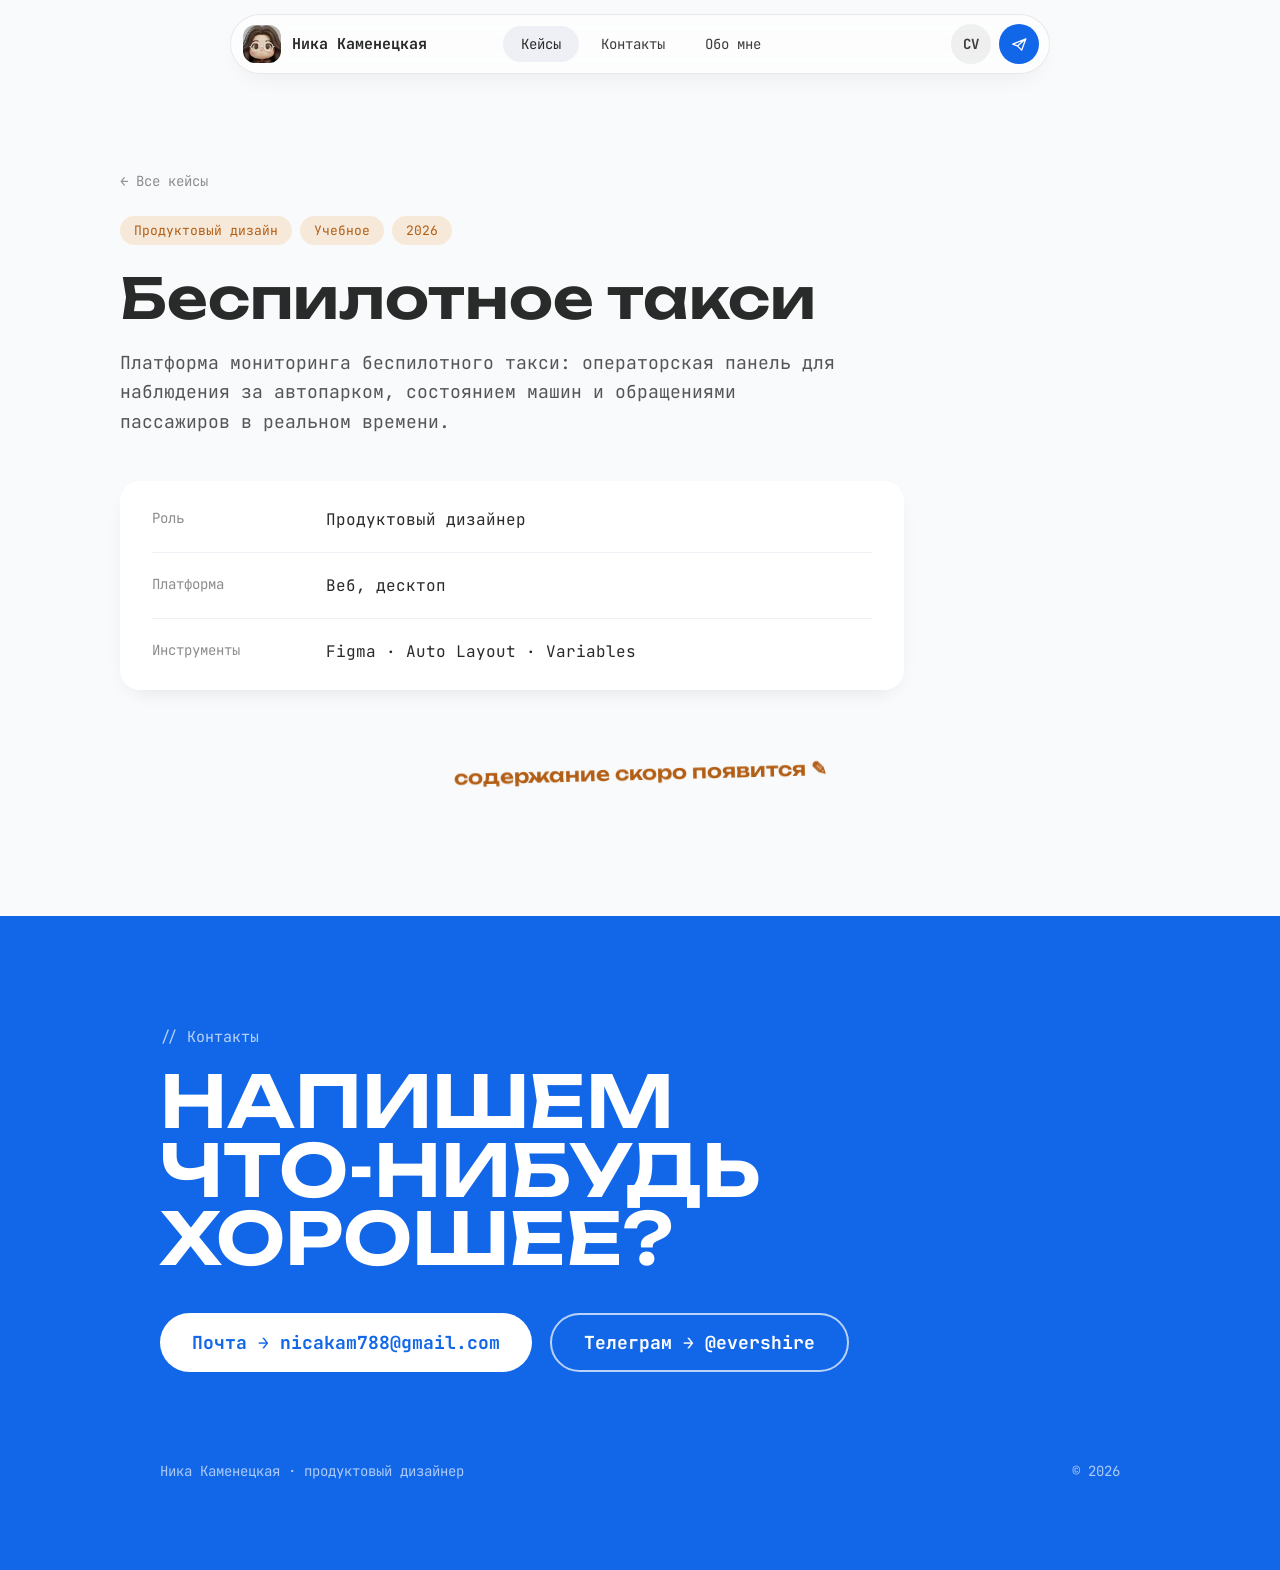
<file: case-2.html>
<!DOCTYPE html>
<html>
<head>
<meta charset="utf-8">
<meta name="viewport" content="width=device-width, initial-scale=1">
<link rel="icon" href="./uploads/nika-avatar.webp">

  <link rel="preconnect" href="https://fonts.googleapis.com">
  <link rel="preconnect" href="https://fonts.gstatic.com" crossorigin="">
  <link href="https://fonts.googleapis.com/css2?family=Unbounded:wght@500;600;700&family=JetBrains+Mono:wght@400;500;700&display=swap" rel="stylesheet">
  <style>
    html { scroll-behavior: smooth; }
    body { margin: 0; background: rgb(249,250,251); overflow-x: hidden; }
    a { color: rgb(232,138,20); text-decoration: none; }
    a:hover { color: rgb(178,94,20); }
    @keyframes heroin { from { opacity: 0; transform: translateY(24px); } to { opacity: 1; transform: none; } }
    .cat-sign { opacity: 0; transition: opacity 0.15s ease; pointer-events: none; }
    .cat-sign path { stroke-dasharray: 200; stroke-dashoffset: 200; }
    [data-cat]:hover .cat-sign { opacity: 1; }
    [data-cat]:hover .cat-sign path { stroke-dashoffset: 0; transition: stroke-dashoffset 0.7s ease 0.05s; }
    .contact-menu { opacity: 0; transform: translateY(-8px); pointer-events: none; transition: opacity 0.18s ease, transform 0.18s ease; z-index: 30; }
    .contact-dd:hover .contact-menu { opacity: 1; transform: none; pointer-events: auto; }
    [data-header] { transition: background 0.35s ease, border-color 0.35s ease, box-shadow 0.35s ease, -webkit-backdrop-filter 0.35s ease, backdrop-filter 0.35s ease; }
    [data-header].scrolled { background: rgba(255,255,255,0.62) !important; border-color: rgba(229,231,235,0.9) !important; box-shadow: 0 10px 28px -14px rgba(0,0,0,0.1) !important; backdrop-filter: blur(24px) !important; -webkit-backdrop-filter: blur(24px) !important; }

    /* ───────── mobile ───────── */
    @media (max-width: 860px) {
      .section-pad { padding-left: 24px !important; padding-right: 24px !important; }
      [data-header] { width: calc(100vw - 24px) !important; padding: 0 8px 0 8px !important; }
      .header-nav { display: flex !important; }
      .header-nav a:not(.nav-about) { display: none !important; }
      .nav-about { padding: 9px 14px !important; font-size: 13px !important; }
      .header-name { display: none; }
      h1[style*="font-size:56px"] { font-size: 34px !important; }
      .meta-table { grid-template-columns: 1fr !important; gap: 4px !important; }
      .meta-table > div:first-child { width: auto !important; padding-bottom: 0 !important; }
      .contact-footer-row { flex-direction: column !important; gap: 8px; align-items: flex-start !important; }
      h2[style*="font-size:72px"] { font-size: 12vw !important; }
    }
  </style>

<style>.hv1:hover{background:rgb(229,232,240)!important}.hv2:hover{background:rgb(238,240,245); color:rgb(41,42,42)!important}.hv3:hover{background:rgb(238,240,245); color:rgb(41,42,42)!important}.hv4:hover{background:rgb(229,232,240); color:rgb(41,42,42); transform:scale(1.08)!important}.hv5:hover{background:rgb(29,78,216); transform:scale(1.08)!important}.hv6:hover{background:rgb(238,240,245)!important}.hv7:hover{background:rgb(238,240,245)!important}.hv8:hover{transform:translateY(-3px)!important}.hv9:hover{background:rgba(255,255,255,0.12); color:#fff!important}</style>
</head>
<body>

<div style="min-height:100vh; background:rgb(249,250,251); font-family:'JetBrains Mono',monospace; color:rgb(60,60,60)">

  <!-- header -->
  <div data-header="1" style="position:fixed; left:50%; top:14px; transform:translateX(-50%); width:820px; max-width:calc(100vw - 32px); height:60px; border-radius:30px; background:rgba(255,255,255,0.62); border:1px solid rgba(229,231,235,0.9); box-shadow:0 10px 28px -14px rgba(0,0,0,0.1); backdrop-filter:blur(24px); -webkit-backdrop-filter:blur(24px); display:grid; grid-template-columns:1fr auto 1fr; padding:0 10px 0 12px; align-items:center; box-sizing:border-box; z-index:100">
    <a href="index.html" data-cat="1" style="display:flex; flex-direction:row; gap:11px; align-items:center; justify-self:start; color:rgb(41,42,42)">
      <div style="position:relative; width:38px; height:38px; border-radius:12px; flex-shrink:0">
        <div style="width:38px; height:38px; border-radius:12px; overflow:hidden">
          <img src="./uploads/nika-avatar.webp" alt="Ника Каменецкая" style="width:100%; height:100%; object-fit:cover; display:block">
        </div>
        <svg class="cat-sign" viewBox="0 0 70 70" style="position:absolute; left:-9px; top:-13px; width:62px; height:62px" fill="none" stroke="rgb(18,103,233)" stroke-width="2.5" stroke-linecap="round" stroke-linejoin="round">
          <path pathLength="200" d="M 14 22 C 13.5 17 14 10 16 5.5 C 19.5 8 22.5 11 24 14.5 M 38 14.5 C 39.5 11 42.5 8 46 5.5 C 48 10 48.5 17 48 22 M 53 43 C 60 44.5 66 41 65.5 35.5 C 65 31 60 30 58 33 C 56.5 35.5 59 38.5 62.5 38"></path>
        </svg>
      </div>
      <span class="header-name" style="font-family:'JetBrains Mono',monospace; font-weight:700; font-size:15px; white-space:nowrap">Ника Каменецкая</span>
    </a>
    <div class="header-nav" style="display:flex; flex-direction:row; gap:4px; align-items:center; font-size:14px">
      <a href="index.html#cases" style="color:rgb(41,42,42); background:rgb(238,240,245); border-radius:999px; padding:9px 18px; white-space:nowrap" class="hv1">Кейсы</a>
      <a href="index.html#contact" style="color:rgb(60,60,60); border-radius:999px; padding:9px 18px; white-space:nowrap" class="hv2">Контакты</a>
      <a href="about.html" class="nav-about hv3" style="color:rgb(60,60,60); border-radius:999px; padding:9px 18px; white-space:nowrap">Обо мне</a>
    </div>
    <div style="justify-self:end; display:flex; flex-direction:row; gap:8px; align-items:center">
      <a href="./assets/resume.pdf" download="Nika-Kamenetskaya-CV.pdf" title="скачать резюме" style="display:flex; align-items:center; justify-content:center; width:40px; height:40px; border-radius:50%; background:rgba(60,60,60,0.07); color:rgb(60,60,60); font-size:14px; font-weight:700; transition:transform 0.2s ease" class="hv4">CV</a>
      <div class="contact-dd" style="position:relative">
        <a href="https://t.me/evershire" title="написать в телеграм" style="display:flex; align-items:center; justify-content:center; width:40px; height:40px; border-radius:50%; background:rgb(18,103,233); transition:transform 0.2s ease" class="hv5">
          <svg viewBox="0 0 24 24" style="width:17px; height:17px" fill="none"><path d="M21 4 L2.5 11.5 L9 14 M21 4 L15 20 L9 14 M21 4 L9 14" stroke="#fff" stroke-width="1.8" stroke-linejoin="round" stroke-linecap="round"></path></svg>
        </a>
        <div class="contact-menu" style="position:absolute; top:40px; right:0; padding-top:10px; box-sizing:border-box">
          <div style="display:flex; flex-direction:column; gap:2px; background:#fff; border-radius:16px; padding:6px; box-shadow:0 16px 40px -12px rgba(20,30,60,0.25); box-sizing:border-box; min-width:200px">
            <a href="https://t.me/evershire" style="display:flex; align-items:center; gap:10px; padding:10px 12px; border-radius:11px; font-size:14px; color:rgb(41,42,42); white-space:nowrap" class="hv6">
              <svg viewBox="0 0 24 24" style="width:17px; height:17px; flex-shrink:0" fill="none"><path d="M21 4 L2.5 11.5 L9 14 M21 4 L15 20 L9 14 M21 4 L9 14" stroke="rgb(18,103,233)" stroke-width="1.8" stroke-linejoin="round" stroke-linecap="round"></path></svg>
              Телеграм → @evershire
            </a>
            <a href="mailto:nicakam788@gmail.com" data-copy-email="1" style="display:flex; align-items:center; gap:10px; padding:10px 12px; border-radius:11px; font-size:14px; color:rgb(41,42,42); white-space:nowrap; cursor:pointer" class="hv7">
              <svg viewBox="0 0 24 24" style="width:17px; height:17px; flex-shrink:0" fill="none"><rect x="2.5" y="4.5" width="19" height="15" rx="2.5" stroke="rgb(18,103,233)" stroke-width="1.8"></rect><path d="M 3.5 6 L 12 13 L 20.5 6" stroke="rgb(18,103,233)" stroke-width="1.8" stroke-linejoin="round" stroke-linecap="round"></path></svg>
              <span class="email-label">Почта → nicakam788@gmail.com</span>
            </a>
          </div>
        </div>
      </div>
    </div>
  </div>

  <!-- хиро кейса -->
  <div style="max-width:1120px; margin:0 auto; padding:170px 40px 70px; box-sizing:border-box; animation:heroin 0.9s ease-out both">
    <a href="index.html#cases" style="display:inline-flex; align-items:center; gap:8px; font-size:14px; color:rgb(141,141,144); margin-bottom:26px">← Все кейсы</a>
    <div style="display:flex; flex-direction:row; gap:8px; flex-wrap:wrap; margin-bottom:24px">
      <span style="font-size:13px; color:rgb(178,94,20); background:rgba(232,138,20,0.14); border-radius:999px; padding:6px 14px">Продуктовый дизайн</span>
      <span style="font-size:13px; color:rgb(178,94,20); background:rgba(232,138,20,0.14); border-radius:999px; padding:6px 14px">Учебное</span>
      <span style="font-size:13px; color:rgb(178,94,20); background:rgba(232,138,20,0.14); border-radius:999px; padding:6px 14px">2026</span>
    </div>
    <h1 style="margin:0 0 20px; font-family:Unbounded,sans-serif; font-weight:600; font-size:56px; line-height:1.05; color:rgb(41,42,42)">Беспилотное такси</h1>
    <p style="margin:0 0 44px; font-size:18px; line-height:1.65; color:rgb(85,85,87); max-width:720px">Платформа мониторинга беспилотного такси: операторская панель для наблюдения за автопарком, состоянием машин и обращениями пассажиров в реальном времени.</p>

    <div style="border-radius:20px; background:#fff; box-shadow:0 8px 24px -14px rgba(20,30,60,0.2); padding:6px 32px; max-width:720px">
      <div class="meta-table" style="display:grid; grid-template-columns:150px 1fr; gap:24px; padding:22px 0; border-bottom:1px solid rgb(238,240,245)">
        <span style="font-size:14px; color:rgb(141,141,144)">Роль</span>
        <span style="font-size:16px; color:rgb(41,42,42)">Продуктовый дизайнер</span>
      </div>
      <div class="meta-table" style="display:grid; grid-template-columns:150px 1fr; gap:24px; padding:22px 0; border-bottom:1px solid rgb(238,240,245)">
        <span style="font-size:14px; color:rgb(141,141,144)">Платформа</span>
        <span style="font-size:16px; color:rgb(41,42,42)">Веб, десктоп</span>
      </div>
      <div class="meta-table" style="display:grid; grid-template-columns:150px 1fr; gap:24px; padding:22px 0">
        <span style="font-size:14px; color:rgb(141,141,144)">Инструменты</span>
        <span style="font-size:16px; color:rgb(41,42,42)">Figma · Auto Layout · Variables</span>
      </div>
    </div>
  </div>

  <!-- работы ведутся -->
  <div style="max-width:1120px; margin:0 auto; padding:0 40px 130px; box-sizing:border-box; display:flex; justify-content:center">
    <span style="font-family:'Unbounded',sans-serif; font-weight:600; font-size:19px; color:rgb(178,94,20); text-align:center; line-height:1.4; transform:rotate(-1.5deg)">содержание скоро появится ✎</span>
  </div>

  <!-- контакты -->
  <div data-screen-label="контакты" class="section-pad" style="position:relative; padding:110px 160px 90px; background:rgb(18,103,233); overflow:hidden">
    <div style="max-width:1120px; margin:0 auto; position:relative">
      <span style="font-size:15px; color:rgba(255,255,255,0.7)">// Контакты</span>
      <h2 style="margin:20px 0 40px; font-family:Unbounded,sans-serif; font-weight:600; font-size:72px; line-height:0.95; color:#fff; max-width:900px">НАПИШЕМ <span style="white-space:nowrap">ЧТО-НИБУДЬ</span><br>ХОРОШЕЕ?</h2>
      <div style="display:flex; flex-direction:row; gap:18px; align-items:center; flex-wrap:wrap">
        <a href="mailto:nicakam788@gmail.com" target="_top" style="display:inline-flex; align-items:center; gap:12px; font-size:18px; font-weight:700; color:rgb(18,103,233); background:#fff; border-radius:999px; padding:18px 32px; transition:transform 0.2s ease" class="hv8">Почта → nicakam788@gmail.com</a>
        <a href="https://t.me/evershire" style="display:inline-flex; align-items:center; gap:12px; font-size:18px; font-weight:700; color:#fff; border:2px solid rgba(255,255,255,0.7); border-radius:999px; padding:16px 32px" class="hv9">Телеграм → @evershire</a>
      </div>
      <div class="contact-footer-row" style="display:flex; flex-direction:row; justify-content:space-between; margin-top:90px; font-size:14px; color:rgba(255,255,255,0.65)">
        <span>Ника Каменецкая · продуктовый дизайнер</span>
        <span>© 2026</span>
      </div>
    </div>
  </div>
</div>

  <script>
  (function () {
    function initCopyEmail() {
      document.querySelectorAll('[data-copy-email]').forEach(function (el) {
        var labelEl = el.querySelector('.email-label');
        if (!labelEl) return;
        var original = labelEl.textContent;
        el.addEventListener('click', function (e) {
          var text = 'nicakam788@gmail.com';
          var restore = function () { labelEl.textContent = original; };
          var mark = function () { labelEl.textContent = 'Скопировано ✓'; setTimeout(restore, 1600); };
          var fallback = function () {
            try {
              var ta = document.createElement('textarea');
              ta.value = text;
              ta.style.position = 'fixed';
              ta.style.opacity = '0';
              document.body.appendChild(ta);
              ta.focus();
              ta.select();
              var ok = document.execCommand('copy');
              document.body.removeChild(ta);
              if (ok) mark();
            } catch (err) {}
          };
          if (navigator.clipboard && navigator.clipboard.writeText) {
            navigator.clipboard.writeText(text).then(mark).catch(fallback);
          } else {
            fallback();
          }
        });
      });
    }
    if (document.readyState === 'loading') {
      document.addEventListener('DOMContentLoaded', initCopyEmail);
    } else {
      initCopyEmail();
    }
  })();
  </script>

<script>
(function () {
  function initHeaderScroll() {
    var headerEl = document.querySelector('[data-header]');
    var ticking = false;
    var isScrolled = null;
    var applyHeader = function () {
      ticking = false;
      if (!headerEl) return;
      var next = window.scrollY > 24;
      if (next === isScrolled) return;
      isScrolled = next;
      headerEl.classList.toggle('scrolled', next);
    };
    var onScroll = function () {
      if (ticking) return;
      ticking = true;
      requestAnimationFrame(applyHeader);
    };
    window.addEventListener('scroll', onScroll, { passive: true });
    applyHeader();
  }
  if (document.readyState === 'loading') {
    document.addEventListener('DOMContentLoaded', initHeaderScroll);
  } else {
    initHeaderScroll();
  }
})();
</script>
</body>
</html>
</file>
